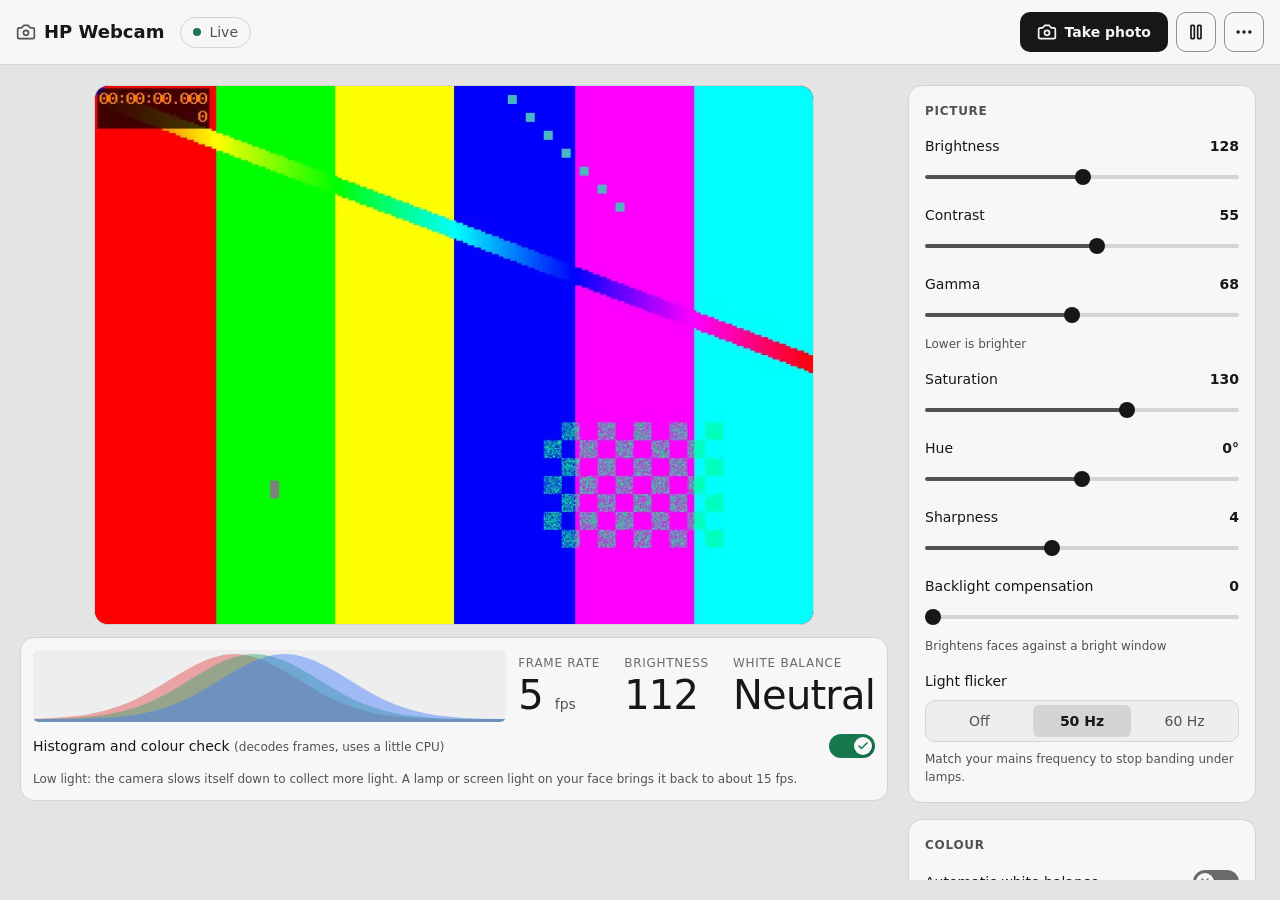
<file: ui/harness.html>
<!doctype html>
<html lang="en">
<head>
  <meta charset="utf-8">
  <meta name="viewport" content="width=device-width, initial-scale=1">
  <meta name="hpcam-token" content="harness">
  <title>HP Webcam (static harness)</title>
  <link rel="stylesheet" href="tokens.css">
  <link rel="stylesheet" href="app.css">
</head>
<body>
  <svg class="sprite" aria-hidden="true" focusable="false">
    <symbol id="i-camera" viewBox="0 0 24 24"><path d="M14.5 4h-5L7 7H4a2 2 0 0 0-2 2v9a2 2 0 0 0 2 2h16a2 2 0 0 0 2-2V9a2 2 0 0 0-2-2h-3l-2.5-3z"/><circle cx="12" cy="13" r="3"/></symbol>
    <symbol id="i-pause" viewBox="0 0 24 24"><rect x="14" y="4" width="4" height="16" rx="1"/><rect x="6" y="4" width="4" height="16" rx="1"/></symbol>
    <symbol id="i-play" viewBox="0 0 24 24"><polygon points="6 3 20 12 6 21 6 3"/></symbol>
    <symbol id="i-more" viewBox="0 0 24 24"><circle cx="12" cy="12" r="1"/><circle cx="19" cy="12" r="1"/><circle cx="5" cy="12" r="1"/></symbol>
    <symbol id="i-reset" viewBox="0 0 24 24"><path d="M3 12a9 9 0 1 0 9-9 9.75 9.75 0 0 0-6.74 2.74L3 8"/><path d="M3 3v5h5"/></symbol>
    <symbol id="i-folder" viewBox="0 0 24 24"><path d="m6 14 1.5-2.9A2 2 0 0 1 9.24 10H20a2 2 0 0 1 1.94 2.5l-1.54 6a2 2 0 0 1-1.95 1.5H4a2 2 0 0 1-2-2V5a2 2 0 0 1 2-2h3.9a2 2 0 0 1 1.69.9l.81 1.2a2 2 0 0 0 1.67.9H18a2 2 0 0 1 2 2v2"/></symbol>
    <symbol id="i-copy" viewBox="0 0 24 24"><rect x="8" y="8" width="14" height="14" rx="2"/><path d="M4 16c-1.1 0-2-.9-2-2V4c0-1.1.9-2 2-2h10c1.1 0 2 .9 2 2"/></symbol>
    <symbol id="i-check" viewBox="0 0 24 24"><path d="M20 6 9 17l-5-5"/></symbol>
    <symbol id="i-x" viewBox="0 0 24 24"><path d="M18 6 6 18"/><path d="m6 6 12 12"/></symbol>
    <symbol id="i-plug" viewBox="0 0 24 24"><path d="M12 22v-5"/><path d="M9 8V2"/><path d="M15 8V2"/><path d="M18 8v5a4 4 0 0 1-4 4h-4a4 4 0 0 1-4-4V8Z"/></symbol>
  </svg>

  <a class="skip" href="#settings">Skip to settings</a>

  <header class="appbar">
    <div class="brand">
      <svg class="icon brand-icon" aria-hidden="true"><use href="#i-camera"/></svg>
      <h1 class="brand-name">HP Webcam</h1>
      <p class="status-chip" id="status-chip" role="status">
        <span class="status-dot" aria-hidden="true"></span><span id="status-text">Looking for the camera</span>
      </p>
    </div>
    <div class="appbar-actions">
      <button class="btn btn-primary" id="btn-photo" type="button">
        <svg class="icon" aria-hidden="true"><use href="#i-camera"/></svg><span>Take photo</span>
      </button>
      <button class="btn btn-secondary btn-icon" id="btn-preview" type="button" aria-pressed="true" aria-label="Pause preview">
        <svg class="icon" aria-hidden="true"><use href="#i-pause" id="preview-icon"/></svg>
      </button>
      <div class="menu-wrap">
        <button class="btn btn-secondary btn-icon" id="btn-menu" type="button" aria-label="More actions" aria-expanded="false" aria-controls="menu">
          <svg class="icon" aria-hidden="true"><use href="#i-more"/></svg>
        </button>
        <div class="menu" id="menu" hidden>
          <button class="menu-item" type="button" data-action="open_photos">
            <svg class="icon" aria-hidden="true"><use href="#i-folder"/></svg>Open photos folder
          </button>
          <button class="menu-item" type="button" data-action="reset">
            <svg class="icon" aria-hidden="true"><use href="#i-reset"/></svg>Reset to camera defaults
          </button>
        </div>
      </div>
    </div>
  </header>

  <main class="workbench">
    <section class="monitor" aria-labelledby="monitor-title">
      <h2 class="sr-only" id="monitor-title">Live picture</h2>
      <div class="frame" id="frame">
        <img id="preview" alt="Live picture from the webcam" width="640" height="480" hidden>
        <div class="placeholder" id="placeholder">
          <div class="spinner" id="spinner" aria-hidden="true"></div>
          <svg class="icon icon-lg" id="placeholder-icon" aria-hidden="true" hidden><use href="#i-plug"/></svg>
          <p class="placeholder-title" id="placeholder-title">Starting the camera</p>
          <p class="placeholder-body" id="placeholder-body"></p>
        </div>
      </div>
      <div class="instruments">
        <figure class="histogram" id="hist-figure">
          <canvas id="hist" aria-hidden="true"></canvas>
          <figcaption class="sr-only" id="hist-caption">Brightness histogram for red, green and blue</figcaption>
        </figure>
        <dl class="readouts">
          <div class="readout"><dt>Frame rate</dt><dd><span id="r-fps">0</span> <span class="unit">fps</span></dd></div>
          <div class="readout"><dt>Brightness</dt><dd id="r-luma">0</dd></div>
          <div class="readout" id="wb-readout"><dt>White balance</dt><dd id="r-wb">No picture</dd></div>
        </dl>
        <div class="switch-row instruments-toggle">
          <span class="switch-label" id="hist-label">Histogram and colour check <span class="field-hint">(decodes frames, uses a little CPU)</span></span>
          <button class="switch" type="button" role="switch" aria-checked="false" aria-labelledby="hist-label" id="sw-hist"></button>
        </div>
        <p class="field-hint lowlight" id="lowlight" hidden>Low light: the camera slows itself down to collect more light. A lamp or screen light on your face brings it back to about 15 fps.</p>
      </div>
    </section>

    <aside class="rail" id="settings" aria-label="Settings" tabindex="-1">
      <section class="group" aria-labelledby="g-picture">
        <h2 class="group-title" id="g-picture">Picture</h2>
        <div class="fields" id="picture-fields"></div>
        <div class="field">
          <span class="field-label" id="flicker-label">Light flicker</span>
          <div class="segmented" role="radiogroup" aria-labelledby="flicker-label" id="flicker">
            <button type="button" role="radio" data-value="0">Off</button>
            <button type="button" role="radio" data-value="1">50 Hz</button>
            <button type="button" role="radio" data-value="2">60 Hz</button>
          </div>
          <p class="field-hint">Match your mains frequency to stop banding under lamps.</p>
        </div>
      </section>

      <section class="group" aria-labelledby="g-colour">
        <h2 class="group-title" id="g-colour">Colour</h2>
        <div class="switch-row">
          <span class="switch-label" id="awb-label">Automatic white balance</span>
          <button class="switch" type="button" role="switch" aria-checked="false" aria-labelledby="awb-label" id="sw-awb"></button>
        </div>
        <p class="field-hint" id="gain-hint">The camera has no white balance of its own. These are its hidden colour gains.</p>
        <div class="fields" id="gain-fields"></div>
        <button class="btn btn-secondary btn-block" type="button" id="btn-balance">
          <span class="spinner spinner-sm" aria-hidden="true"></span><span class="btn-label">Balance once on what the camera sees</span>
        </button>
      </section>

      <section class="group" aria-labelledby="g-output">
        <h2 class="group-title" id="g-output">Virtual camera</h2>
        <div class="switch-row">
          <span class="switch-label" id="virt-label">Send to other apps</span>
          <button class="switch" type="button" role="switch" aria-checked="false" aria-labelledby="virt-label" aria-describedby="virt-hint" id="sw-virtual"></button>
        </div>
        <div class="fields" id="virtual-fields"></div>
        <div class="field-hint" id="virt-hint"></div>
      </section>

      <section class="group" aria-labelledby="g-startup">
        <h2 class="group-title" id="g-startup">After replugging</h2>
        <div class="switch-row">
          <span class="switch-label" id="svc-label">Keep these settings applied in the background</span>
          <button class="switch" type="button" role="switch" aria-checked="false" aria-labelledby="svc-label" id="sw-service"></button>
        </div>
        <p class="field-hint">The camera forgets everything when unplugged. A small background service puts your settings back.</p>
      </section>
    </aside>
  </main>

  <div class="toasts" id="toasts" role="status" aria-live="polite"></div>

  <script>window.HPCAM_STUB = {"state": {"camera": "live", "device": "/dev/video2", "error": "", "preview": true, "virtual": false, "loopback": null, "loopback_name": null, "service": true, "balancing": false, "measuring": true, "events": [], "profile": {"gains": [64, 64, 70], "awb": false, "histogram": true, "uvc": {"brightness": 128, "contrast": 55, "gamma": 68, "saturation": 130, "hue": 0, "sharpness": 4, "backlight": 0, "power_line": 1}, "virtual": {"denoise": 3.0, "sharpen": 0.5}}, "stats": {"fps": 5, "luma": 112, "rg": 1.01, "bg": 0.99, "hist": [[46, 50, 56, 65, 78, 95, 120, 151, 192, 242, 301, 371, 448, 531, 617, 700, 778, 845, 896, 928, 940, 928, 896, 845, 778, 700, 617, 531, 448, 371, 301, 242, 192, 151, 120, 95, 78, 65, 56, 50, 46, 43, 42, 41, 40, 40, 40, 40], [42, 43, 46, 50, 56, 65, 78, 95, 120, 151, 192, 242, 301, 371, 448, 531, 617, 700, 778, 845, 896, 928, 940, 928, 896, 845, 778, 700, 617, 531, 448, 371, 301, 242, 192, 151, 120, 95, 78, 65, 56, 50, 46, 43, 42, 41, 40, 40], [40, 40, 41, 42, 43, 46, 50, 56, 65, 78, 95, 120, 151, 192, 242, 301, 371, 448, 531, 617, 700, 778, 845, 896, 928, 940, 928, 896, 845, 778, 700, 617, 531, 448, 371, 301, 242, 192, 151, 120, 95, 78, 65, 56, 50, 46, 43, 42]]}}, "image": "harness-test.jpg"};</script>
  <script src="app.js"></script>
</body>
</html>
</file>
<file: ui/tokens.css>
/* HP Webcam tuner: the one theme layer. Every colour, size, radius and timing used by
   app.css comes from here. Surfaces are pure neutral greys on purpose: a tinted UI shifts
   how you judge the camera's colour. One accent (green) marks "on" states. */

:root {
  /* primitives: neutral ramp (zero chroma) */
  --n-50: #f7f7f7;
  --n-100: #eeeeee;
  --n-150: #e4e4e4;
  --n-200: #d4d4d4;
  --n-300: #b8b8b8;
  --n-400: #8f8f8f;
  --n-500: #6b6b6b;
  --n-600: #525252;
  --n-700: #3d3d3d;
  --n-750: #303030;
  --n-800: #262626;
  --n-850: #1e1e1e;
  --n-900: #171717;
  --n-950: #121212;
  --green-300: #6fd3a2;
  --green-400: #4cc38a;
  --green-700: #17784d;
  --green-800: #0f5c3a;
  --red-300: #f4978f;
  --red-700: #b42318;

  /* data-viz: histogram channels */
  --viz-red: #e5484d;
  --viz-green: #30a46c;
  --viz-blue: #3e7bfa;

  /* semantic: dark theme is the base (a monitor reads best on dark surround) */
  --color-bg: var(--n-950);
  --color-surface: var(--n-900);
  --color-surface-raised: var(--n-850);
  --color-surface-sunken: var(--n-950);
  --color-monitor: #0b0b0b;
  --color-border: var(--n-750);
  --color-border-strong: var(--n-500);
  --color-text: var(--n-100);
  --color-text-muted: var(--n-300);
  --color-text-subtle: var(--n-400);
  --color-accent: var(--green-400);
  --color-accent-strong: var(--green-300);
  --color-on-accent: var(--n-950);
  --color-primary-bg: var(--n-100);
  --color-primary-bg-hover: var(--n-50);
  --color-primary-bg-active: var(--n-200);
  --color-primary-text: var(--n-950);
  --color-secondary-bg-hover: var(--n-800);
  --color-secondary-bg-active: var(--n-750);
  --color-selected-bg: var(--n-750);
  --color-track: var(--n-700);
  --color-switch-off: var(--n-500);
  --color-switch-off-hover: var(--n-400);
  --color-thumb: var(--n-100);
  --color-halo: rgb(238 238 238 / 0.14);
  --color-focus: var(--n-50);
  --color-danger-text: var(--red-300);
  --color-toast-bg: var(--n-100);
  --color-toast-text: var(--n-950);
  --color-code-bg: var(--n-950);

  /* type */
  --font-ui: system-ui, "Ubuntu", "Cantarell", "Noto Sans", sans-serif;
  --font-mono: ui-monospace, "Ubuntu Mono", "DejaVu Sans Mono", monospace;
  --text-xs: 0.75rem;
  --text-sm: 0.875rem;
  --text-base: 1rem;
  --text-lg: 1.125rem;
  --text-display: 2.5rem;
  --weight-regular: 400;
  --weight-medium: 500;
  --weight-semibold: 600;
  --leading-tight: 1.15;
  --leading-normal: 1.5;
  --tracking-label: 0.06em;

  /* spacing: 4px rhythm */
  --space-1: 0.25rem;
  --space-2: 0.5rem;
  --space-3: 0.75rem;
  --space-4: 1rem;
  --space-5: 1.25rem;
  --space-6: 1.5rem;
  --space-8: 2rem;
  --space-10: 2.5rem;

  /* sizing */
  --control-sm: 2rem;
  --control-md: 2.5rem;
  --target-min: 1.5rem;
  --icon-sm: 1rem;
  --icon-md: 1.25rem;
  --switch-w: 2.875rem;
  --switch-h: 1.5rem;
  --switch-knob: 1.125rem;
  --thumb: 1rem;
  --track-h: 0.25rem;
  --halo: 0.5rem;
  --hist-h: 4.5rem;
  --rail-w: 22rem;
  --media-max-h: 60vh;
  --border-w: 1px;
  --focus-w: 2px;
  --focus-offset: 2px;

  /* radius: soft corners for surfaces and buttons, pill for switch/slider parts */
  --radius-sm: 0.375rem;
  --radius-md: 0.625rem;
  --radius-lg: 0.875rem;
  --radius-pill: 999px;

  /* elevation: flat by default, one restrained level for overlays */
  --shadow-overlay: 0 0.5rem 1.5rem rgb(0 0 0 / 0.35), 0 0 0 1px rgb(0 0 0 / 0.2);
  --shadow-knob: 0.0625rem 0.0625rem 0.125rem rgb(0 0 0 / 0.35);

  /* motion */
  --dur-fast: 120ms;
  --dur-base: 200ms;
  --dur-spin: 1s;
  --ease-out: cubic-bezier(0.2, 0, 0, 1);
  --ease-spring: cubic-bezier(0.27, 0.2, 0.25, 1.51);

  /* opacity */
  --opacity-disabled: 0.5;
  --opacity-track-fill: 1;

  color-scheme: dark;
}

@media (prefers-color-scheme: light) {
  :root {
    --color-bg: var(--n-150);
    --color-surface: var(--n-50);
    --color-surface-raised: #fcfcfc;
    --color-surface-sunken: var(--n-100);
    --color-monitor: var(--n-900);
    --color-border: var(--n-200);
    --color-border-strong: var(--n-400);
    --color-text: var(--n-900);
    --color-text-muted: var(--n-600);
    --color-text-subtle: var(--n-500);
    --color-accent: var(--green-700);
    --color-accent-strong: var(--green-800);
    --color-on-accent: var(--n-50);
    --color-primary-bg: var(--n-900);
    --color-primary-bg-hover: var(--n-700);
    --color-primary-bg-active: var(--n-600);
    --color-primary-text: var(--n-50);
    --color-secondary-bg-hover: var(--n-100);
    --color-secondary-bg-active: var(--n-150);
    --color-selected-bg: var(--n-200);
    --color-track: var(--n-200);
    --color-switch-off: var(--n-500);
    --color-switch-off-hover: var(--n-600);
    --color-thumb: var(--n-900);
    --color-halo: rgb(23 23 23 / 0.12);
    --color-focus: var(--n-900);
    --color-danger-text: var(--red-700);
    --color-toast-bg: var(--n-900);
    --color-toast-text: var(--n-50);
    --color-code-bg: var(--n-100);
    --shadow-overlay: 0 0.5rem 1.5rem rgb(0 0 0 / 0.12), 0 0 0 1px rgb(0 0 0 / 0.06);
    --shadow-knob: 0.0625rem 0.0625rem 0.125rem rgb(0 0 0 / 0.25);
    color-scheme: light;
  }
}

@media (prefers-reduced-motion: reduce) {
  :root {
    --dur-fast: 0ms;
    --dur-base: 0ms;
  }
}
</file>
<file: ui/app.css>
/* HP Webcam tuner. Mobile first: the base is one stacked column; wider windows get the
   monitor-led workbench (picture left, settings rail right). Every value comes from tokens.css.

   Component credits (MIT, from Uiverse.io / github.com/uiverse-io/galaxy), adapted to the
   token layer, given all interaction states and made keyboard accessible:
   - Switch: Galahhad "modern-quail-75"
   - Slider: satisshTechie "sharp-hound-14"
   - Button: e-coders "great-falcon-16"
   - Spinner: Fernando-sv "quiet-zebra-41" */

*,
*::before,
*::after { box-sizing: border-box; }

html { -webkit-text-size-adjust: 100%; }

body {
  margin: 0;
  min-height: 100vh;
  background: var(--color-bg);
  color: var(--color-text);
  font-family: var(--font-ui);
  font-size: var(--text-base);
  line-height: var(--leading-normal);
}

.sprite { display: none; }

[hidden] { display: none !important; }

.icon {
  width: var(--icon-md);
  height: var(--icon-md);
  flex: none;
  fill: none;
  stroke: currentColor;
  stroke-width: 2;
  stroke-linecap: round;
  stroke-linejoin: round;
}

.icon-lg {
  width: var(--space-10);
  height: var(--space-10);
}

.sr-only {
  position: absolute;
  width: 1px;
  height: 1px;
  padding: 0;
  margin: -1px;
  overflow: hidden;
  clip: rect(0 0 0 0);
  white-space: nowrap;
  border: 0;
}

.skip {
  position: absolute;
  inset-inline-start: var(--space-2);
  inset-block-start: calc(-1 * var(--space-10));
  padding: var(--space-2) var(--space-3);
  background: var(--color-primary-bg);
  color: var(--color-primary-text);
  border-radius: var(--radius-sm);
  z-index: 10;
}

.skip:focus { inset-block-start: var(--space-2); }

:focus-visible {
  outline: var(--focus-w) solid var(--color-focus);
  outline-offset: var(--focus-offset);
}

/* ---------- app bar ---------- */
.appbar {
  display: flex;
  flex-wrap: wrap;
  align-items: center;
  justify-content: space-between;
  gap: var(--space-3);
  padding: var(--space-3) var(--space-4);
  border-block-end: var(--border-w) solid var(--color-border);
  background: var(--color-surface);
}

.brand {
  display: flex;
  align-items: center;
  gap: var(--space-2);
  min-width: 0;
}

.brand-icon { color: var(--color-text-muted); }

.brand-name {
  margin: 0;
  font-size: var(--text-lg);
  font-weight: var(--weight-semibold);
  line-height: var(--leading-tight);
  white-space: nowrap;
}

.status-chip {
  display: inline-flex;
  align-items: center;
  gap: var(--space-2);
  margin: 0;
  margin-inline-start: var(--space-2);
  padding: var(--space-1) var(--space-3);
  border: var(--border-w) solid var(--color-border);
  border-radius: var(--radius-pill);
  color: var(--color-text-muted);
  font-size: var(--text-sm);
  min-width: 0;
}

.status-chip > span:last-child {
  overflow: hidden;
  text-overflow: ellipsis;
  white-space: nowrap;
}

.status-dot {
  width: var(--space-2);
  height: var(--space-2);
  flex: none;
  border-radius: var(--radius-pill);
  background: var(--color-text-subtle);
}

.status-chip[data-state="live"] .status-dot { background: var(--color-accent); }
.status-chip[data-state="busy"] { color: var(--color-danger-text); }
.status-chip[data-state="busy"] .status-dot { background: var(--color-danger-text); }

.appbar-actions {
  display: flex;
  align-items: center;
  gap: var(--space-2);
}

/* ---------- buttons (from e-coders "great-falcon-16") ---------- */
.btn {
  display: inline-flex;
  align-items: center;
  justify-content: center;
  gap: var(--space-2);
  min-height: var(--control-md);
  padding: var(--space-2) var(--space-4);
  border: var(--border-w) solid transparent;
  border-radius: var(--radius-md);
  font: inherit;
  font-size: var(--text-sm);
  font-weight: var(--weight-semibold);
  line-height: var(--leading-tight);
  cursor: pointer;
  user-select: none;
  touch-action: manipulation;
  transition-property: background-color, border-color, color;
  transition-duration: var(--dur-base);
  transition-timing-function: var(--ease-out);
}

.btn-primary {
  background: var(--color-primary-bg);
  color: var(--color-primary-text);
}

.btn-primary:hover { background: var(--color-primary-bg-hover); }
.btn-primary:active { background: var(--color-primary-bg-active); }

.btn-secondary {
  background: transparent;
  color: var(--color-text);
  border-color: var(--color-border-strong);
}

.btn-secondary:hover { background: var(--color-secondary-bg-hover); }
.btn-secondary:active { background: var(--color-secondary-bg-active); }
.btn-secondary[aria-pressed="false"] { background: var(--color-selected-bg); }

.btn-icon {
  width: var(--control-md);
  padding: 0;
}

.btn-block { width: 100%; }

.btn:disabled,
.btn[aria-disabled="true"] {
  opacity: var(--opacity-disabled);
  cursor: not-allowed;
  pointer-events: none;
}

.btn .spinner { display: none; }
.btn[aria-busy="true"] .spinner { display: inline-block; }

/* ---------- spinner (from Fernando-sv "quiet-zebra-41") ---------- */
.spinner {
  width: var(--space-8);
  height: var(--space-8);
  border: var(--space-1) solid var(--color-border-strong);
  border-inline-start-color: transparent;
  border-radius: var(--radius-pill);
  animation: spin var(--dur-spin) linear infinite;
}

.spinner-sm {
  width: var(--icon-sm);
  height: var(--icon-sm);
  border-width: var(--focus-w);
  border-color: currentColor;
  border-inline-start-color: transparent;
}

@keyframes spin { to { transform: rotate(360deg); } }

@media (prefers-reduced-motion: reduce) {
  .spinner { animation: none; }
}

/* ---------- menu ---------- */
.menu-wrap { position: relative; }

.menu {
  position: absolute;
  inset-inline-end: 0;
  inset-block-start: calc(100% + var(--space-2));
  min-width: 15rem;
  padding: var(--space-1);
  background: var(--color-surface-raised);
  border: var(--border-w) solid var(--color-border);
  border-radius: var(--radius-md);
  box-shadow: var(--shadow-overlay);
  z-index: 5;
}

.menu-item {
  display: flex;
  align-items: center;
  gap: var(--space-3);
  width: 100%;
  min-height: var(--control-md);
  padding: var(--space-2) var(--space-3);
  border: 0;
  border-radius: var(--radius-sm);
  background: transparent;
  color: var(--color-text);
  font: inherit;
  font-size: var(--text-sm);
  text-align: start;
  cursor: pointer;
}

.menu-item:hover,
.menu-item:focus-visible { background: var(--color-secondary-bg-hover); }
.menu-item:active { background: var(--color-secondary-bg-active); }

/* ---------- workbench layout ---------- */
.workbench {
  display: grid;
  gap: var(--space-4);
  padding: var(--space-4);
}

.monitor {
  display: flex;
  flex-direction: column;
  gap: var(--space-3);
  min-width: 0;
}

.frame {
  position: relative;
  aspect-ratio: 4 / 3;
  width: 100%;
  background: var(--color-monitor);
  border: var(--border-w) solid var(--color-border);
  border-radius: var(--radius-lg);
  overflow: hidden;
}

.frame img {
  display: block;
  width: 100%;
  height: 100%;
  object-fit: contain;
}

.placeholder {
  position: absolute;
  inset: 0;
  display: flex;
  flex-direction: column;
  align-items: center;
  justify-content: center;
  gap: var(--space-3);
  padding: var(--space-6);
  text-align: center;
  color: var(--n-300);
}

.placeholder-title {
  margin: 0;
  font-size: var(--text-lg);
  font-weight: var(--weight-semibold);
  color: var(--n-100);
}

.placeholder-body {
  margin: 0;
  max-width: 40ch;
  font-size: var(--text-sm);
}

.placeholder .spinner {
  border-color: var(--n-600);
  border-inline-start-color: transparent;
}

.instruments {
  display: grid;
  gap: var(--space-3);
  padding: var(--space-3);
  background: var(--color-surface);
  border: var(--border-w) solid var(--color-border);
  border-radius: var(--radius-lg);
}

.histogram { margin: 0; }

.lowlight,
.instruments-toggle { grid-column: 1 / -1; }

.histogram canvas {
  display: block;
  width: 100%;
  height: var(--hist-h);
  border-radius: var(--radius-sm);
  background: var(--color-surface-sunken);
}

.readouts {
  display: grid;
  grid-template-columns: repeat(auto-fit, minmax(7rem, 1fr));
  gap: var(--space-3);
  margin: 0;
}

.readout dt {
  font-size: var(--text-xs);
  letter-spacing: var(--tracking-label);
  text-transform: uppercase;
  color: var(--color-text-subtle);
}

.readout dd {
  margin: 0;
  font-size: var(--text-display);
  font-weight: var(--weight-medium);
  line-height: var(--leading-tight);
  letter-spacing: -0.02em;
  font-variant-numeric: tabular-nums;
}

.readout dd .unit {
  font-size: var(--text-sm);
  font-weight: var(--weight-regular);
  letter-spacing: 0;
  color: var(--color-text-muted);
}

/* ---------- settings rail ---------- */
.rail {
  display: flex;
  flex-direction: column;
  gap: var(--space-4);
  min-width: 0;
}

.rail:focus { outline: none; }

.group {
  display: flex;
  flex-direction: column;
  gap: var(--space-4);
  padding: var(--space-4);
  background: var(--color-surface);
  border: var(--border-w) solid var(--color-border);
  border-radius: var(--radius-lg);
}

.group-title {
  margin: 0;
  font-size: var(--text-xs);
  font-weight: var(--weight-semibold);
  letter-spacing: var(--tracking-label);
  text-transform: uppercase;
  color: var(--color-text-muted);
}

.fields {
  display: flex;
  flex-direction: column;
  gap: var(--space-4);
}

.field {
  display: flex;
  flex-direction: column;
  gap: var(--space-2);
}

.field-head {
  display: flex;
  align-items: baseline;
  justify-content: space-between;
  gap: var(--space-3);
}

.field-label,
.switch-label {
  font-size: var(--text-sm);
  color: var(--color-text);
}

.field-value {
  font-size: var(--text-sm);
  font-weight: var(--weight-semibold);
  font-variant-numeric: tabular-nums;
  color: var(--color-text);
}

.field-hint {
  margin: 0;
  font-size: var(--text-xs);
  line-height: var(--leading-normal);
  color: var(--color-text-muted);
}

.field-hint code {
  display: block;
  margin-block-start: var(--space-2);
  padding: var(--space-2) var(--space-3);
  background: var(--color-code-bg);
  border: var(--border-w) solid var(--color-border);
  border-radius: var(--radius-sm);
  font-family: var(--font-mono);
  font-size: var(--text-xs);
  color: var(--color-text);
  overflow-wrap: anywhere;
  user-select: all;
}

.field[aria-disabled="true"] {
  opacity: var(--opacity-disabled);
}

/* ---------- slider (from satisshTechie "sharp-hound-14") ---------- */
.range {
  --fill: 50%;
  -webkit-appearance: none;
  appearance: none;
  width: 100%;
  height: var(--target-min);
  margin: 0;
  background: transparent;
  color: var(--color-text);
  accent-color: var(--color-thumb);
  cursor: pointer;
}

.range::-webkit-slider-runnable-track {
  height: var(--track-h);
  border-radius: var(--radius-pill);
  background: linear-gradient(to right, var(--color-text-muted) 0 var(--fill), var(--color-track) var(--fill) 100%);
}

.range::-moz-range-track {
  height: var(--track-h);
  border-radius: var(--radius-pill);
  background: var(--color-track);
}

.range::-moz-range-progress {
  height: var(--track-h);
  border-radius: var(--radius-pill);
  background: var(--color-text-muted);
}

.range::-webkit-slider-thumb {
  -webkit-appearance: none;
  appearance: none;
  width: var(--thumb);
  height: var(--thumb);
  margin-top: calc((var(--track-h) - var(--thumb)) / 2);
  border: 0;
  border-radius: var(--radius-pill);
  background: var(--color-thumb);
  transition: box-shadow var(--dur-base) var(--ease-out);
}

.range::-moz-range-thumb {
  width: var(--thumb);
  height: var(--thumb);
  border: 0;
  border-radius: var(--radius-pill);
  background: var(--color-thumb);
}

.range:hover::-webkit-slider-thumb { box-shadow: 0 0 0 var(--halo) var(--color-halo); }
.range:active::-webkit-slider-thumb { box-shadow: 0 0 0 calc(var(--halo) * 1.25) var(--color-halo); }
.range:focus-visible { outline: none; }
.range:focus-visible::-webkit-slider-thumb {
  box-shadow: 0 0 0 var(--focus-offset) var(--color-surface), 0 0 0 calc(var(--focus-offset) + var(--focus-w)) var(--color-focus);
}
.range:focus-visible::-moz-range-thumb {
  box-shadow: 0 0 0 var(--focus-offset) var(--color-surface), 0 0 0 calc(var(--focus-offset) + var(--focus-w)) var(--color-focus);
}
.range:disabled { cursor: not-allowed; }

/* ---------- switch (from Galahhad "modern-quail-75") ---------- */
.switch-row {
  display: flex;
  align-items: center;
  justify-content: space-between;
  gap: var(--space-4);
}

.switch {
  position: relative;
  flex: none;
  width: var(--switch-w);
  height: var(--switch-h);
  padding: 0;
  border: 0;
  border-radius: var(--radius-pill);
  background: var(--color-switch-off);
  cursor: pointer;
  transition: background-color var(--dur-base) var(--ease-spring);
}

.switch:hover { background: var(--color-switch-off-hover); }

.switch .knob {
  position: absolute;
  inset-block-start: calc((var(--switch-h) - var(--switch-knob)) / 2);
  inset-inline-start: calc((var(--switch-h) - var(--switch-knob)) / 2);
  display: grid;
  place-items: center;
  width: var(--switch-knob);
  height: var(--switch-knob);
  border-radius: var(--radius-pill);
  background: var(--n-50);
  box-shadow: var(--shadow-knob);
  transition: inset-inline-start var(--dur-base) var(--ease-spring);
}

.switch .knob svg {
  position: absolute;
  width: var(--space-3);
  height: var(--space-3);
  fill: none;
  stroke-width: 3;
  stroke-linecap: round;
  stroke-linejoin: round;
  transition: transform var(--dur-base) var(--ease-spring);
}

.switch .mark-off { stroke: var(--n-500); }
.switch .mark-on { stroke: var(--green-700); transform: scale(0); }

.switch[aria-checked="true"] { background: var(--color-accent); }
.switch[aria-checked="true"]:hover { background: var(--color-accent-strong); }
.switch[aria-checked="true"] .knob {
  inset-inline-start: calc(100% - var(--switch-knob) - (var(--switch-h) - var(--switch-knob)) / 2);
}
.switch[aria-checked="true"] .mark-on { transform: scale(1); }
.switch[aria-checked="true"] .mark-off { transform: scale(0); }

.switch:active .knob { width: calc(var(--switch-knob) * 1.2); }

.switch[aria-disabled="true"] {
  opacity: var(--opacity-disabled);
  cursor: not-allowed;
}

/* ---------- segmented control (radio group) ---------- */
.segmented {
  display: grid;
  grid-template-columns: repeat(3, 1fr);
  padding: var(--space-1);
  gap: var(--space-1);
  background: var(--color-surface-sunken);
  border: var(--border-w) solid var(--color-border);
  border-radius: var(--radius-md);
}

.segmented button {
  min-height: var(--control-sm);
  border: 0;
  border-radius: var(--radius-sm);
  background: transparent;
  color: var(--color-text-muted);
  font: inherit;
  font-size: var(--text-sm);
  cursor: pointer;
  transition: background-color var(--dur-fast) var(--ease-out), color var(--dur-fast) var(--ease-out);
}

.segmented button:hover { background: var(--color-secondary-bg-hover); color: var(--color-text); }
.segmented button:active { background: var(--color-secondary-bg-active); }
.segmented button[aria-checked="true"] {
  background: var(--color-selected-bg);
  color: var(--color-text);
  font-weight: var(--weight-semibold);
}

/* ---------- toasts ---------- */
.toasts {
  position: fixed;
  inset-inline: var(--space-4);
  inset-block-end: var(--space-4);
  display: flex;
  flex-direction: column;
  align-items: center;
  gap: var(--space-2);
  pointer-events: none;
  z-index: 20;
}

.toast {
  max-width: 100%;
  padding: var(--space-2) var(--space-4);
  background: var(--color-toast-bg);
  color: var(--color-toast-text);
  border-radius: var(--radius-md);
  box-shadow: var(--shadow-overlay);
  font-size: var(--text-sm);
  overflow-wrap: anywhere;
}

/* ---------- wider windows: monitor-led workbench ---------- */
@media (min-width: 56rem) {
  body {
    display: flex;
    flex-direction: column;
    height: 100vh;
  }

  .workbench {
    flex: 1;
    min-height: 0;
    grid-template-columns: minmax(0, 1fr) var(--rail-w);
    padding: var(--space-5);
    gap: var(--space-5);
  }

  .monitor { min-height: 0; }

  /* the picture leads, but stays within the media cap (60vh) so the instruments stay in view */
  .frame {
    aspect-ratio: 4 / 3;
    width: min(100%, calc(var(--media-max-h) * 4 / 3));
    align-self: center;
  }

  .rail {
    min-height: 0;
    overflow-y: auto;
    padding-inline-end: var(--space-1);
  }

  .instruments {
    grid-template-columns: minmax(0, 1fr) auto;
    align-items: center;
  }

  .readouts {
    grid-template-columns: repeat(3, auto);
    gap: var(--space-6);
  }
}
</file>
